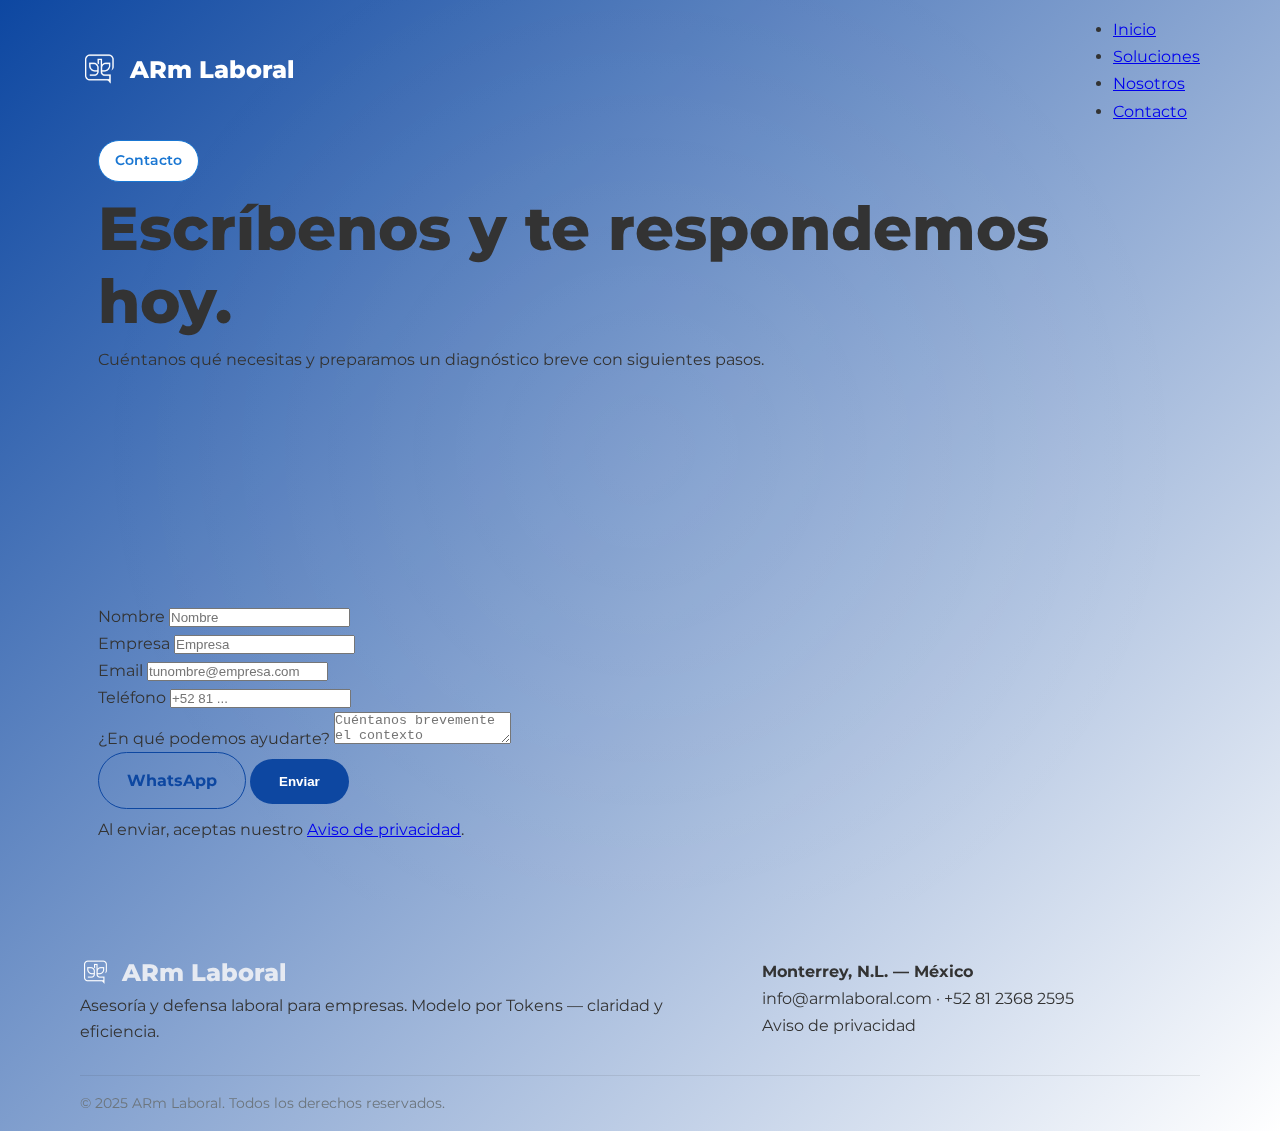
<file: contacto.html>
<!doctype html>
<html lang="es-MX">
<head>
  <meta charset="utf-8" />
  <meta name="viewport" content="width=device-width, initial-scale=1" />
  <title>Contacto — ARm Laboral</title>
  <meta name="description" content="Asesoría y defensa laboral premium para empresas. ARm Laboral: estrategia, claridad y resultados." />
  <meta name="theme-color" content="#014C89" />
  <link href="https://fonts.googleapis.com/css2?family=Cormorant+Garamond:wght@600;700&family=Montserrat:wght@400;600;800&display=swap" rel="stylesheet">
  <link rel="stylesheet" href="style.css" />
</head>
<body>
  <header>
    <div class="container nav">
      <div class="brand">
        <img alt="ARm Laboral" src="logo-header.png" />
        <div>ARm Laboral</div>
      </div>
      <div class="menu-toggle" aria-label="Abrir menú"><div class="hamburger"><span></span><span></span><span></span></div></div>
      <nav>
        <ul>
          <li><a href="index.html">Inicio</a></li>
          <li><a href="tokens.html">Soluciones</a></li>
          <li><a href="nosotros.html">Nosotros</a></li>
          <li><a href="contacto.html">Contacto</a></li>
        </ul>
      </nav>
    </div>
  </header>

  <section class="hero min">
    <div class="container hero-inner" style="grid-template-columns:1fr">
      <div>
        <span class="kicker">Contacto</span>
        <h1>Escríbenos y te respondemos hoy.</h1>
        <p class="lead">Cuéntanos qué necesitas y preparamos un diagnóstico breve con siguientes pasos.</p>
      </div>
    </div>
  </section>

  <section>
    <div class="container">
      <form class="form" onsubmit="event.preventDefault(); alert('Gracias. En breve nos comunicamos.');">
        <div class="row">
          <div>
            <label class="label">Nombre</label>
            <input class="input" type="text" required placeholder="Nombre" />
          </div>
          <div>
            <label class="label">Empresa</label>
            <input class="input" type="text" required placeholder="Empresa" />
          </div>
        </div>
        <div class="row">
          <div>
            <label class="label">Email</label>
            <input class="input" type="email" required placeholder="tunombre@empresa.com" />
          </div>
          <div>
            <label class="label">Teléfono</label>
            <input class="input" type="tel" required placeholder="+52 81 ..." />
          </div>
        </div>
        <label class="label">¿En qué podemos ayudarte?</label>
        <textarea class="input" placeholder="Cuéntanos brevemente el contexto"></textarea>
        <div class="actions">
          <a class="btn ghost" href="https://wa.me/528123682595?text=Quiero%20hablar%20con%20ARm%20Laboral">WhatsApp</a>
          <button class="btn primary" type="submit">Enviar</button>
        </div>
        <p class="sub" style="margin-top:8px">Al enviar, aceptas nuestro <a href="aviso-de-privacidad.html">Aviso de privacidad</a>.</p>
      </form>
    </div>
  </section>

  <footer>
    <div class="container foot">
      <div>
        <div class="brand" style="color:#E6EAF2"><img alt="" src="logo-header.png" style="height:32px;width:auto;border-radius:10px" /> ARm Laboral</div>
        <p class="sub">Asesoría y defensa laboral para empresas. Modelo por Tokens — claridad y eficiencia.</p>
      </div>
      <div>
        <div><strong>Monterrey, N.L. — México</strong></div>
        <div><a href="mailto:info@armlaboral.com">info@armlaboral.com</a> · <a href="tel:+528123682595">+52 81 2368 2595</a></div>
        <div><a href="aviso-de-privacidad.html">Aviso de privacidad</a></div>
      </div>
    </div>
    <div class="container credits">© 2025 ARm Laboral. Todos los derechos reservados.</div>
  </footer>
  <script src="script.js"></script>
</body>
</html>
</file>
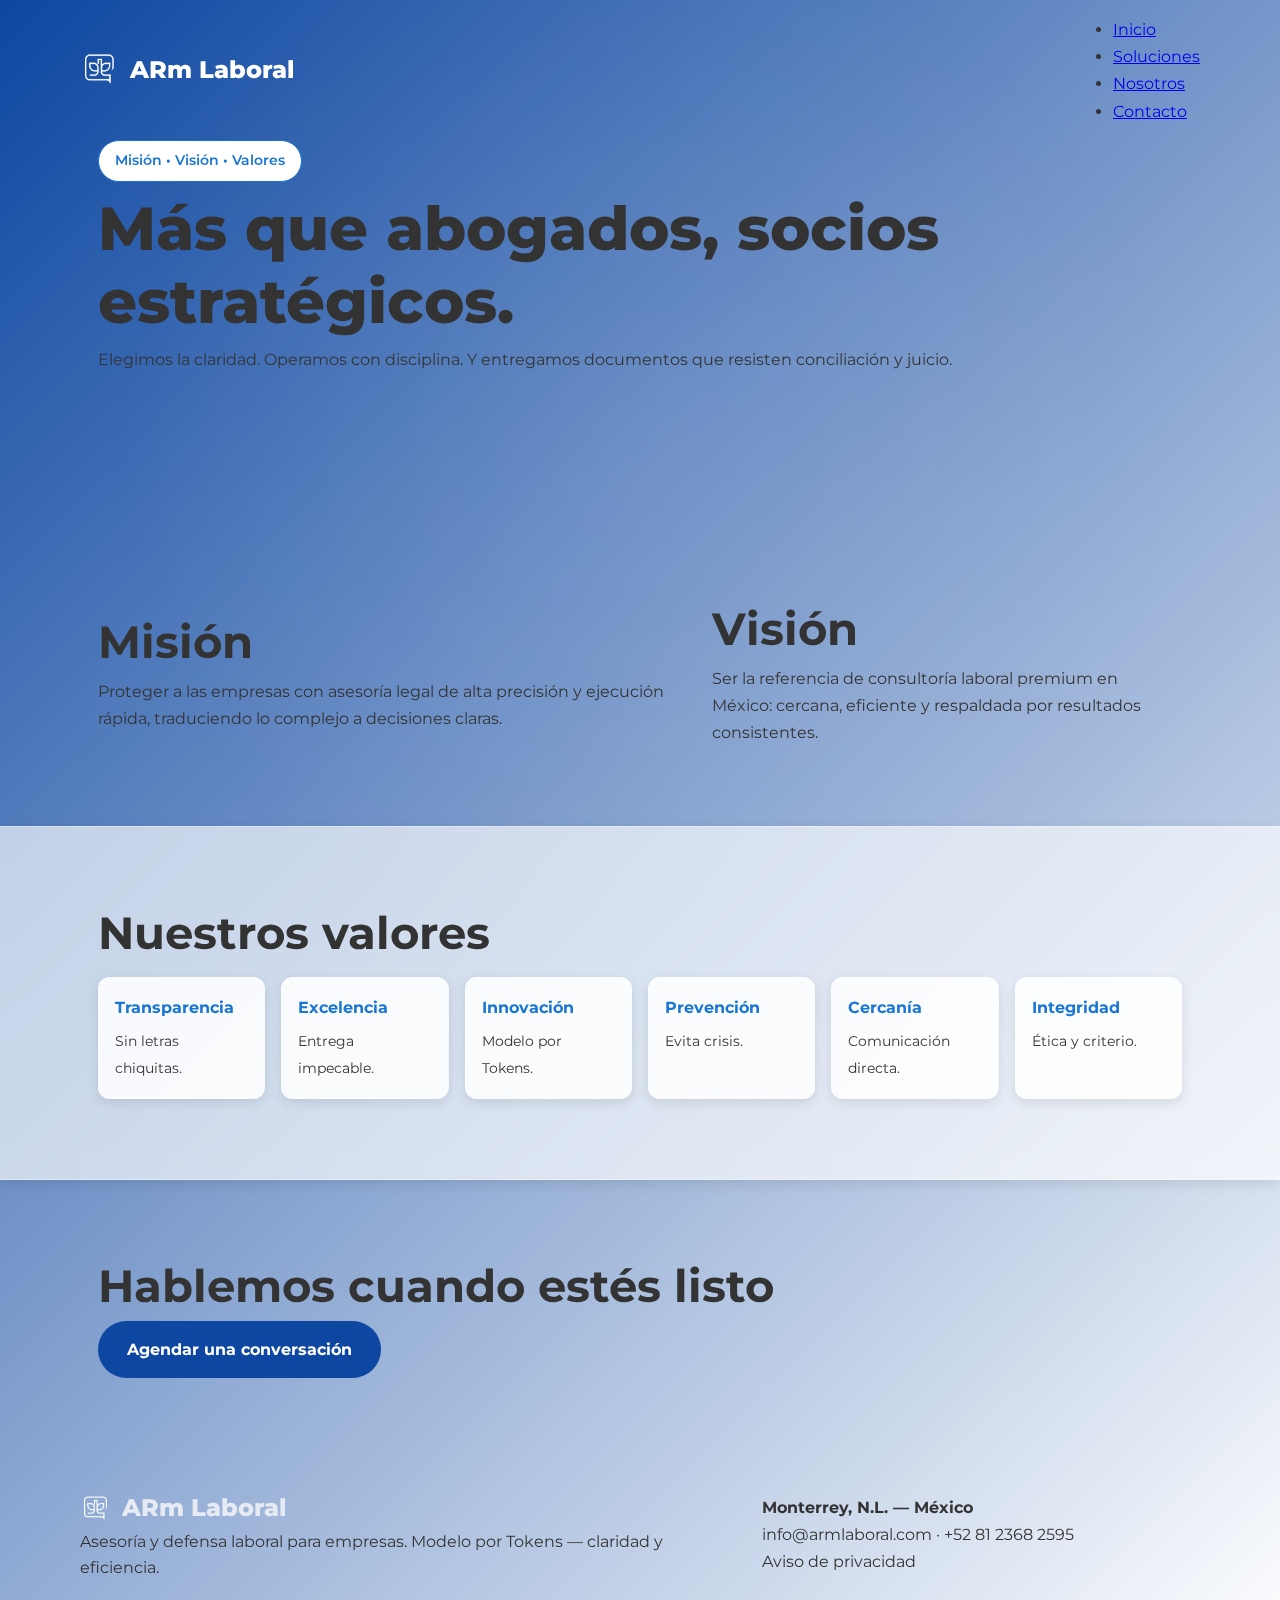
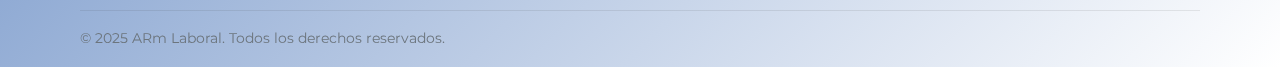
<file: nosotros.html>
<!doctype html>
<html lang="es-MX">
<head>
  <meta charset="utf-8" />
  <meta name="viewport" content="width=device-width, initial-scale=1" />
  <title>Nosotros — ARm Laboral</title>
  <meta name="description" content="Asesoría y defensa laboral premium para empresas. ARm Laboral: estrategia, claridad y resultados." />
  <meta name="theme-color" content="#014C89" />
  <link href="https://fonts.googleapis.com/css2?family=Cormorant+Garamond:wght@600;700&family=Montserrat:wght@400;600;800&display=swap" rel="stylesheet">
  <link rel="stylesheet" href="style.css" />
</head>
<body>
  <header>
    <div class="container nav">
      <div class="brand">
        <img alt="ARm Laboral" src="logo-header.png" />
        <div>ARm Laboral</div>
      </div>
      <div class="menu-toggle" aria-label="Abrir menú"><div class="hamburger"><span></span><span></span><span></span></div></div>
      <nav>
        <ul>
          <li><a href="index.html">Inicio</a></li>
          <li><a href="tokens.html">Soluciones</a></li>
          <li><a href="nosotros.html">Nosotros</a></li>
          <li><a href="contacto.html">Contacto</a></li>
        </ul>
      </nav>
    </div>
  </header>

  <section class="hero min">
    <div class="container hero-inner" style="grid-template-columns:1fr">
      <div>
        <span class="kicker">Misión • Visión • Valores</span>
        <h1>Más que abogados, socios estratégicos.</h1>
        <p class="lead">Elegimos la claridad. Operamos con disciplina. Y entregamos documentos que resisten conciliación y juicio.</p>
      </div>
    </div>
  </section>

  <section>
    <div class="container grid-2">
      <div>
        <h2>Misión</h2>
        <p>Proteger a las empresas con asesoría legal de alta precisión y ejecución rápida, traduciendo lo complejo a decisiones claras.</p>
      </div>
      <div>
        <h2>Visión</h2>
        <p>Ser la referencia de consultoría laboral premium en México: cercana, eficiente y respaldada por resultados consistentes.</p>
      </div>
    </div>
  </section>

  <section class="cta-band">
    <div class="container">
      <h2>Nuestros valores</h2>
      <div class="vals">
        <div class="val"><strong>Transparencia</strong><span class="sub">Sin letras chiquitas.</span></div>
        <div class="val"><strong>Excelencia</strong><span class="sub">Entrega impecable.</span></div>
        <div class="val"><strong>Innovación</strong><span class="sub">Modelo por Tokens.</span></div>
        <div class="val"><strong>Prevención</strong><span class="sub">Evita crisis.</span></div>
        <div class="val"><strong>Cercanía</strong><span class="sub">Comunicación directa.</span></div>
        <div class="val"><strong>Integridad</strong><span class="sub">Ética y criterio.</span></div>
      </div>
    </div>
  </section>

  <section class="center">
    <div class="container">
      <h2>Hablemos cuando estés listo</h2>
      <a class="btn primary" href="contacto.html">Agendar una conversación</a>
    </div>
  </section>

  <footer>
    <div class="container foot">
      <div>
        <div class="brand" style="color:#E6EAF2"><img alt="" src="logo-header.png" style="height:32px;width:auto;border-radius:10px" /> ARm Laboral</div>
        <p class="sub">Asesoría y defensa laboral para empresas. Modelo por Tokens — claridad y eficiencia.</p>
      </div>
      <div>
        <div><strong>Monterrey, N.L. — México</strong></div>
        <div><a href="mailto:info@armlaboral.com">info@armlaboral.com</a> · <a href="tel:+528123682595">+52 81 2368 2595</a></div>
        <div><a href="aviso-de-privacidad.html">Aviso de privacidad</a></div>
      </div>
    </div>
    <div class="container credits">© 2025 ARm Laboral. Todos los derechos reservados.</div>
  </footer>
  <script src="script.js"></script>
</body>
</html>
</file>
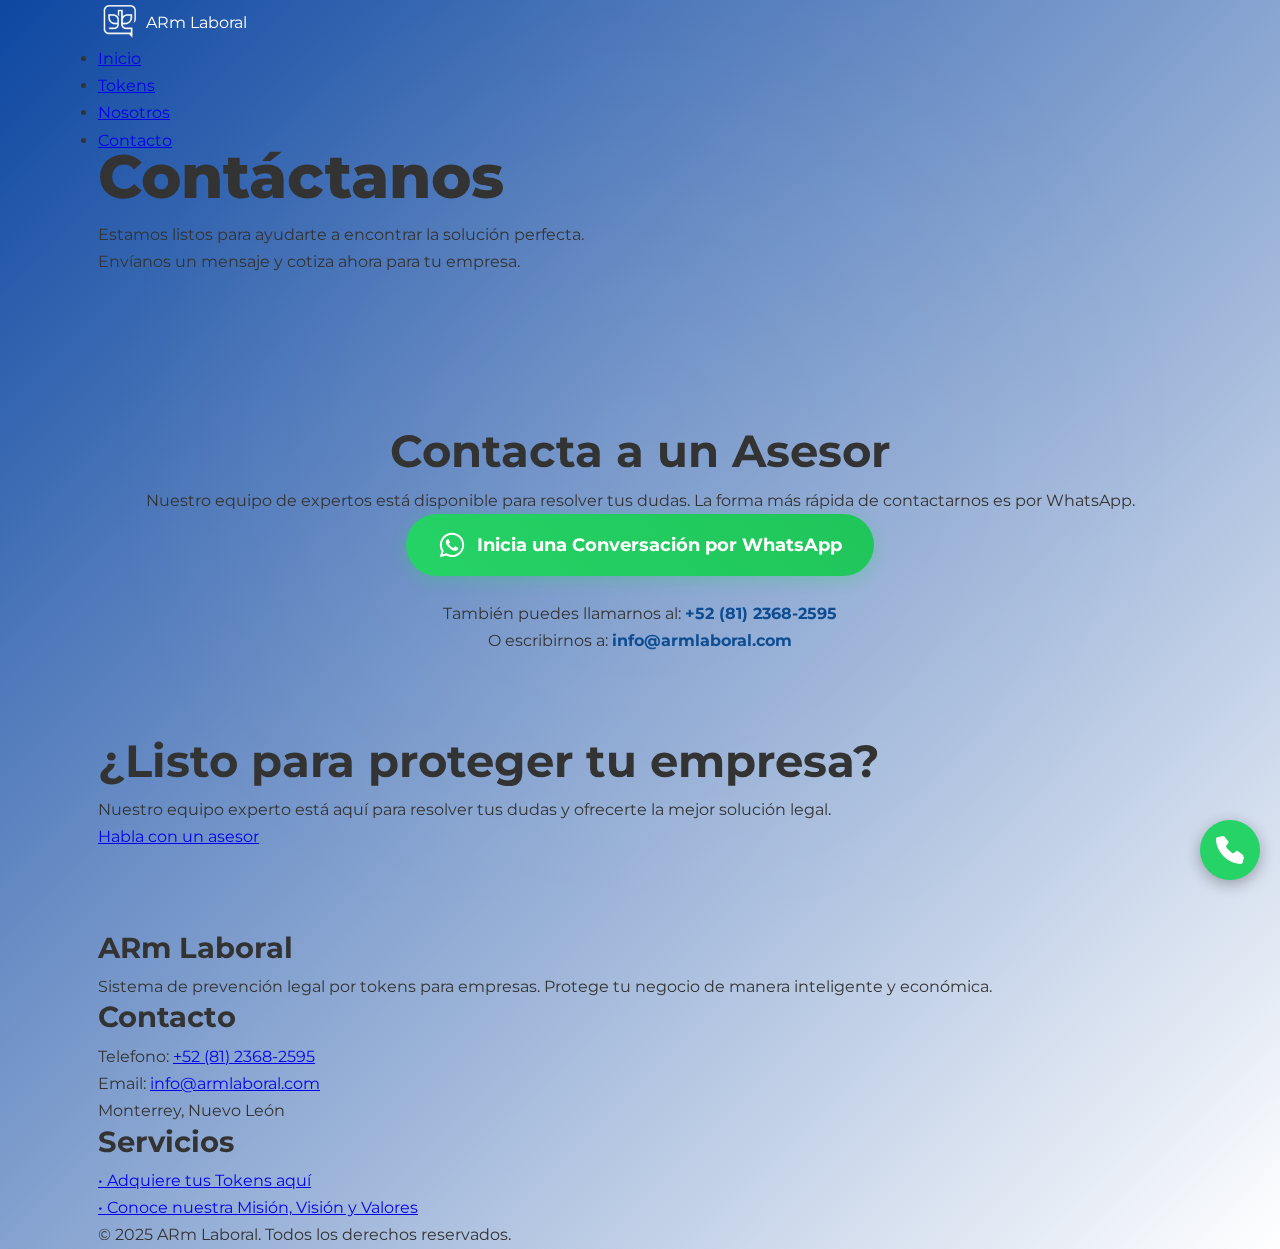
<file: tokens.html>
<!DOCTYPE html>
<html lang="es">
<head>
    <script async src="https://www.googletagmanager.com/gtag/js?id=G-0G74BS67Z9"></script>
    <script>
      window.dataLayer = window.dataLayer || [];
      function gtag(){dataLayer.push(arguments);}
      gtag('js', new Date());

      gtag('config', 'G-0G74BS67Z9');
    </script>
    <meta charset="utf-8">
    <meta name="viewport" content="width=device-width, initial-scale=1.0">
    <link href="favicon.ico" rel="icon" type="image/x-icon">

    <meta property="og:title" content="Contacto ARm Laboral - Asesoría Legal para Empresas">
    <meta property="og:description" content="Contáctanos para obtener asesoría legal laboral experta y soluciones a la medida para tu empresa.">
    <meta property="og:image" content="https://makarioarteaga-arm.github.io/armlaboral/logo-preview.png">
    <meta property="og:url" content="https://armlaboral.com/contacto.html">
    <meta property="og:type" content="website">
    <meta property="og:image:width" content="1200">
    <meta property="og:image:height" content="630">

    <title>Contacto - ARm Laboral</title>

    <link href="https://fonts.googleapis.com/css2?family=Montserrat:wght@400;600;700&display=swap" rel="stylesheet">
    <link href="https://fonts.googleapis.com/css2?family=Montserrat:wght@300;400;500;600;700&display=swap" rel="stylesheet">
    <link rel="stylesheet" href="style.css">
    
    </head>
<body>
    <header>
        <nav class="container">
            <div class="logo">
                <a href="index.html" style="display: flex; align-items: center; gap: 0.2rem; text-decoration: none; color: white;">
                    <img src="logo-header.png" alt="ARm Laboral Logo" width="45" height="45">
                    <span>ARm Laboral</span>
                </a>
            </div>

            <div class="menu-toggle">
                <svg class="hamburger-icon" xmlns="http://www.w3.org/2000/svg" viewBox="0 0 100 80" width="30" height="30">
                    <rect class="bar top" width="100" height="15"></rect>
                    <rect class="bar middle" y="30" width="100" height="15"></rect>
                    <rect class="bar bottom" y="60" width="100" height="15"></rect>
                </svg>
            </div>

            <ul class="nav-links">
                <li><a href="index.html">Inicio</a></li>
                <li><a href="tokens.html">Tokens</a></li>
                <li><a href="nosotros.html">Nosotros</a></li>
                <li><a href="contacto.html">Contacto</a></li> </ul>
        </nav>
    </header>

<section class="hero hero-bg-contacto">
    <div class="container">
        <div class="hero-content">
            <h1 class="hero-title hero-title-animated">Contáctanos</h1>
            <p class="hero-subtitle-new hero-subtitle-animated">Estamos listos para ayudarte a encontrar la solución perfecta.</p>
            <p class="hero-description">Envíanos un mensaje y cotiza ahora para tu empresa.</p>
        </div>
    </div>
</section>

    <main class="py-10">
        <div class="form-container" style="text-align: center;">
            <h2 class="text-3xl md:text-4xl font-bold text-center text-gray-800 mb-6 md:mb-8">Contacta a un Asesor</h2>
            <p class="text-lg text-center text-gray-600 mb-8 md:mb-10">
                Nuestro equipo de expertos está disponible para resolver tus dudas. La forma más rápida de contactarnos es por WhatsApp.
            </p>

            <a class="whatsapp-btn" href="https://wa.me/528123682595?text=Hola%2C%20me%20interesa%20conocer%20m%C3%A1s%20sobre%20los%20tokens%20ARmLaboral" target="_blank" style="display: inline-flex; align-items: center; justify-content: center; background: linear-gradient(45deg, #25D366, #20c55a); color: white; padding: 1rem 2rem; border-radius: 50px; text-decoration: none; font-weight: bold; font-size: 1.1rem; transition: all 0.5s ease-in-out; box-shadow: 0 4px 15px rgba(37, 211, 102, 0.3);">
                <svg xmlns="http://www.w3.org/2000/svg" viewBox="0 0 448 512" fill="white" width="28" height="28" style="margin-right: 0.7rem;"><path d="M380.9 97.1C339 55.1 283.2 32 223.9 32c-122.4 0-222 99.6-222 222 0 39.1 10.2 77.3 29.6 111L0 480l117.7-30.9c32.4 17.7 68.9 27 106.1 27h.1c122.3 0 222-99.6 222-222 0-59.3-23.2-115-65.1-157zm-157 341.6c-33.2 0-65.7-8.9-94-25.7l-6.7-4-69.8 18.3L72 359.2l-4.4-7c-18.5-29.4-28.2-63.3-28.2-98.2 0-101.7 82.8-184.5 184.6-184.5 49.3 0 95.6 19.2 130.4 54.1 34.8 34.9 56.2 81.2 56.1 130.5 0 101.8-84.9 184.6-186.6 184.6zm101.2-138.2c-5.5-2.8-32.8-16.2-37.9-18-5.1-1.9-8.8-2.8-12.5 2.8-3.7 5.6-14.3 18-17.6 21.8-3.2 3.7-6.5 4.2-12 1.4-32.6-16.3-54-29.1-75.5-66-5.7-9.8 5.7-9.1 16.3-30.3 1.8-3.7.9-6.9-.5-9.7-1.4-2.8-12.5-30.1-17.1-41.2-4.5-10.8-9.1-9.3-12.5-9.5-3.2-.2-6.9-.2-10.6-.2-3.7 0-9.7 1.4-14.8 6.9-5.1 5.6-19.4 19-19.4 46.3 0 27.3 19.9 53.7 22.6 57.4 2.8 3.7 39.1 59.7 94.8 83.8 35.2 15.2 49 16.5 66.6 13.9 10.7-1.6 32.8-13.4 37.4-26.4 4.6-13 4.6-24.1 3.2-26.4-1.3-2.9-5-4.2-10.5-7z"/></svg>
                Inicia una Conversación por WhatsApp
            </a>
            <div style="margin-top: 1.5rem; text-align: center;">
              <p>También puedes llamarnos al: <a href="tel:+528123682595" style="color: #0E4D92; text-decoration: none; font-weight: bold;">+52 (81) 2368-2595</a></p>
              <p>O escribirnos a: <a href="mailto:info@armlaboral.com" style="color: #0E4D92; text-decoration: none; font-weight: bold;">info@armlaboral.com</a></p>
            </div>
            <!--
            <form id="contactForm" class="space-y-6" style="margin-top: 2rem;">
                <div class="row">
                  <div>
                    <label for="nombre" class="label">Nombre</label>
                    <input type="text" id="nombre" name="nombre" placeholder="Tu nombre" class="input" required>
                  </div>
                  <div>
                    <label for="apellido" class="label">Apellido</label>
                    <input type="text" id="apellido" name="apellido" placeholder="Tu apellido" class="input" required>
                  </div>
                </div>

                <div class="row">
                  <div>
                    <label for="email" class="label">Email</label>
                    <input type="email" id="email" name="email" placeholder="tu.correo@ejemplo.com" class="input" required>
                  </div>
                  <div>
                    <label for="telefono" class="label">Teléfono</label>
                    <input type="tel" id="telefono" name="telefono" placeholder="Ej. 8112345678" class="input" required>
                  </div>
                </div>

                <div>
                    <label for="empresa" class="label">Empresa</label>
                    <input type="text" id="empresa" name="empresa" placeholder="Nombre de tu empresa" class="input" required>
                </div>

                <div>
                    <label for="mensaje" class="label">Mensaje</label>
                    <textarea id="mensaje" name="mensaje" rows="5" placeholder="Cuéntanos sobre tus necesidades legales..." class="input resize-y"></textarea>
                </div>

                <div id="successMessage" class="hidden bg-green-100 border border-green-400 text-green-700 px-4 py-3 rounded-md relative" role="alert">
                    <strong class="font-bold">¡Éxito!</strong>
                    <span class="block sm:inline">Tu mensaje ha sido enviado. Nos pondremos en contacto contigo a la brevedad.</span>
                </div>

                <div class="flex justify-center">
                    <button type="submit" class="cta">Enviar Mensaje</button>
                </div>
            </form>
            -->
        </div>
    </main>

    <section class="cta-section" id="contacto-alternativo"> <div class="container">
            <div class="cta-content">
                <h2 class="cta-title">¿Listo para proteger tu empresa?</h2>
                <p class="cta-description">Nuestro equipo experto está aquí para resolver tus dudas y ofrecerte la mejor solución legal.</p>
                <a class="whatsapp-btn" href="https://wa.me/528123682595?text=Hola%2C%20me%20interesa%20conocer%20m%C3%A1s%20sobre%20los%20tokens%20ARmLaboral" target="_blank">
                    Habla con un asesor
                </a>
            </div>
        </div>
    </section>

    <footer>
        <div class="container">
            <div class="footer-content">
                <div class="footer-section">
                    <h3><a href="index.html" style="color: inherit; text-decoration: none;">ARm Laboral</a></h3>
                    <p>Sistema de prevención legal por tokens para empresas. Protege tu negocio de manera inteligente y económica.</p>
                </div>

                <div class="footer-section">
                    <h3><a href="contacto.html" style="color: inherit; text-decoration: none;">Contacto</a></h3>
                    <p>Telefono: <a href="tel:+528123682595"> +52 (81) 2368-2595</a></p>
                    <p>Email: <a href="mailto:info@armlaboral.com">info@armlaboral.com</a></p>
                    <p>Monterrey, Nuevo León</p>
                </div>

                <div class="footer-section">
                    <h3>Servicios</h3>
                     <p><a href="tokens.html">• Adquiere tus Tokens aquí</a></p>
                     <p><a href="nosotros.html">• Conoce nuestra Misión, Visión y Valores</a></p>
                </div>
            </div>
            <p>&copy; 2025 ARm Laboral. Todos los derechos reservados.</p>
        </div>
    </footer>

    <a class="float-contacto" href="https://wa.me/528123682595?text=Hola%2C%20me%20interesa%20conocer%20m%C3%A1s%20sobre%20los%20tokens%20ARmLaboral" target="_blank">
        <svg xmlns="http://www.w3.org/2000/svg" viewBox="0 0 512 512" fill="white" width="28" height="28">
            <path d="M511.1 387.1l-23.6 99.5c-3.3 14.1-16.3 24.4-30.9 24.4C222.8 512 0 289.2 0 55.4 0 40.8 10.3 27.8 24.4 24.5l99.5-23.6c12.3-2.9 25.3 1.5 33.2 11.4l66.5 85c8.3 10.6 8.2 25.5-.3 36l-43.7 55.3c29.6 54.1 78.4 102.8 132.5 132.5l55.3-43.7c10.5-8.5 25.4-8.6 36-.3l85 66.5c9.8 7.9 14.2 20.9 11.2 33.1z"/>
        </svg>
    </a>

    <script src="script.js"></script>
</body>
</html>
</file>
<file: style.css>
/* Variables de color y estilo */
:root {
  --primary-dark: #0D47A1;
  --primary-dynamic: #1976D2;
  --celeste-vibrante: #64B5F6;
  --ink: #333333; /* Color de texto principal oscuro */
  --muted: #6C757D; /* Color de texto secundario (ahora menos usado) */
  --card: #FFFFFF;
  --bg-light: #F8F9FA;
  --ring: 0 4px 15px rgba(0, 0, 0, 0.08);
  --ring-hover: 0 10px 25px rgba(0, 0, 0, 0.15);
  --radius: 12px;
}

/* Base y reset */
*, *::before, *::after {
    box-sizing: border-box;
    margin: 0;
    padding: 0;
}

html {
    scroll-behavior: smooth;
}

body {
    /* Fuente unificada para toda la página */
    font-family: 'Montserrat', system-ui, -apple-system, Segoe UI, Roboto, Arial, sans-serif;
    font-size: 16px;
    line-height: 1.7;
    color: var(--ink);
    background-color: var(--card);
    background-image: linear-gradient(135deg, var(--primary-dark) 0%, var(--card) 100%);
}

body::before {
  content: '';
  position: fixed;
  top: 0;
  left: 0;
  width: 100%;
  height: 100%;
  background: radial-gradient(circle, rgba(255, 255, 255, 0.25) 0%, transparent 70%);
  opacity: 0.2;
  z-index: -1;
}

.container {
    max-width: 1120px;
    margin: auto;
    padding: 0 18px;
}

h1, h2, h3, h4 {
    /* La fuente ahora se hereda del body para consistencia */
    line-height: 1.2;
    margin: 0 0 .5rem;
    font-weight: 700;
}
h1 { font-size: clamp(2.5rem, 6vw, 3.8rem); font-weight: 800; }
h2 { font-size: clamp(1.8rem, 4vw, 2.8rem); }
h3 { font-size: clamp(1.4rem, 3vw, 1.8rem); }

/* Header */
header {
    position: fixed;
    top: 0;
    left: 0;
    width: 100%;
    z-index: 1000;
    transition: background-color 0.3s ease, box-shadow 0.3s ease;
    background-color: transparent;
}

header.scrolled {
  background-color: rgba(13, 71, 161, 0.9);
  backdrop-filter: blur(10px);
  box-shadow: 0 2px 10px rgba(0,0,0,0.1);
}

.nav {
    display: flex;
    justify-content: space-between;
    align-items: center;
    padding: 16px 0;
}

.brand {
    display: flex;
    align-items: center;
    gap: 10px;
    text-decoration: none;
    color: var(--card);
    font-weight: 800;
    font-size: 1.5rem;
    z-index: 10;
}

.brand img {
    filter: brightness(0) invert(1);
    height: 40px;
}

.main-menu ul {
    display: flex;
    list-style: none;
    gap: 22px;
}

.main-menu a {
    color: white;
    text-decoration: none;
    font-weight: 600;
    transition: color 0.3s ease;
    padding: 8px 0;
    position: relative;
}

.main-menu a::after {
    content: '';
    position: absolute;
    bottom: 0;
    left: 0;
    width: 0;
    height: 2px;
    background-color: var(--celeste-vibrante);
    transition: width 0.3s ease;
}

.main-menu a:hover::after {
    width: 100%;
}

.main-menu a:hover {
    color: var(--celeste-vibrante);
}

.menu-toggle {
    display: none; /* Oculto por defecto */
    background: transparent;
    border: none;
    color: white;
    cursor: pointer;
    padding: 8px;
    z-index: 1001;
}
.menu-toggle svg {
    width: 28px;
    height: 28px;
}


/* Hero Section */
.hero {
    position: relative;
    overflow: hidden;
    padding: 140px 0 150px;
    background: transparent;
    color: var(--ink);
}
.hero-inner {
    position: relative;
    z-index: 2;
    display: grid;
    grid-template-columns: 1.1fr 0.9fr;
    gap: 40px;
    align-items: center;
}

.kicker {
    display: inline-block;
    font-weight: 600;
    color: var(--primary-dynamic);
    background: var(--card);
    border: 1px solid var(--primary-dynamic);
    padding: 8px 16px;
    border-radius: 999px;
    font-size: 14px;
    margin-bottom: 10px;
}

.glass-text {
    color: rgba(255, 255, 255, 0.75);
    text-shadow:
        0px 2px 4px rgba(0, 0, 0, 0.25),
        inset 0px 1px 2px rgba(255, 255, 255, 0.3);
}

.hero-card {
    background: rgba(255, 255, 255, 0.65);
    backdrop-filter: blur(12px);
    border: 1px solid rgba(255, 255, 255, 0.35);
    box-shadow:
        0px 8px 24px rgba(0, 0, 0, 0.1),
        inset 0px 2px 6px rgba(255, 255, 255, 0.3);
    border-radius: var(--radius);
    padding: 30px;
    transition: transform 0.3s ease;
}

.hero-list {
    list-style: none;
    padding: 0;
    margin: 10px 0 0;
    color: var(--muted);
}

.hero-list li {
    margin: 12px 0;
    padding-left: 20px;
    position: relative;
}

.hero-list li::before {
    content: '✓';
    color: var(--celeste-vibrante);
    font-weight: bold;
    position: absolute;
    left: 0;
}

/* Secciones */
main {
  position: relative;
  z-index: 1;
  background: transparent;
}

section {
    padding: 80px 0;
    position: relative;
    overflow: hidden;
}

.cta-band {
    background: rgba(255, 255, 255, 0.65);
    backdrop-filter: blur(12px);
    border-top: 1px solid rgba(255, 255, 255, 0.35);
    border-bottom: 1px solid rgba(255, 255, 255, 0.35);
    box-shadow: 0px 4px 12px rgba(0,0,0,0.1);
}

.cta-final-bg {
    background: transparent;
    color: var(--ink);
    text-align: center;
}
.cta-final-bg .title-accent {
  color: var(--card);
  text-shadow: 0 2px 4px rgba(0,0,0,0.2);
}
.cta-final-bg .sub {
  color: rgba(255,255,255,0.8);
  margin-left: auto;
  margin-right: auto;
}
.cta-final-bg .actions {
    margin-top: 20px;
}
.cta-final-bg .actions .btn.primary {
  background-color: var(--card);
  color: var(--primary-dark);
}
.cta-final-bg .actions .btn.ghost {
  background-color: transparent;
  color: var(--card);
  border-color: var(--card);
}
.cta-final-bg .actions .btn.ghost:hover {
  background-color: var(--card);
  color: var(--primary-dark);
}


.section-head {
    display: flex;
    align-items: flex-end;
    justify-content: space-between;
    margin-bottom: 40px;
    flex-wrap: wrap;
    gap: 20px;
}

.section-head h2 {
    margin: 0;
}

.sub {
    /* CAMBIO: Color de texto cambiado para mejor legibilidad */
    color: var(--ink); 
    font-size: 16px;
    max-width: 60ch;
    line-height: 1.6;
}

.center .sub {
  max-width: 80ch;
  margin: auto;
}

.solutions-grid {
    display: grid;
    grid-template-columns: repeat(auto-fit, minmax(300px, 1fr));
    gap: 24px;
}

.card {
    background: rgba(255, 255, 255, 0.65);
    backdrop-filter: blur(12px);
    border: 1px solid rgba(255, 255, 255, 0.35);
    box-shadow:
        0px 4px 12px rgba(0, 0, 0, 0.1),
        inset 0px 2px 6px rgba(255, 255, 255, 0.3);
    border-radius: var(--radius);
    padding: 24px;
    transition: transform 0.3s ease, box-shadow 0.3s ease;
    display: flex;
    flex-direction: column;
}
.card:hover {
    transform: translateY(-5px);
    box-shadow: var(--ring-hover);
}

.card .actions {
    margin-top: auto;
    padding-top: 16px;
}

.grid-2 {
    display: grid;
    grid-template-columns: 1.1fr 0.9fr;
    gap: 40px;
    align-items: center;
}

.pill {
    display: inline-block;
    border: 1px solid var(--primary-dark);
    padding: 8px 16px;
    border-radius: 999px;
    color: var(--primary-dark);
    margin: 4px 6px 4px 0;
    background-color: var(--card);
    font-weight: 600;
    transition: all 0.3s ease;
    font-size: 14px;
}
.pill:hover {
    background-color: var(--primary-dark);
    color: var(--card);
}

.vals {
    display: grid;
    grid-template-columns: repeat(auto-fit, minmax(150px, 1fr));
    gap: 16px;
    margin-top: 16px;
}

.val {
    background: rgba(255, 255, 255, 0.65);
    backdrop-filter: blur(12px);
    border: 1px solid rgba(255, 255, 255, 0.35);
    border-radius: var(--radius);
    padding: 16px;
    transition: transform 0.3s ease, box-shadow 0.3s ease;
    box-shadow: 0px 4px 12px rgba(0,0,0,0.1);
}

.val strong {
    display: block;
    margin-bottom: 6px;
    color: var(--primary-dynamic);
    font-weight: 700;
}

.val .sub {
    font-size: 14px;
}

/* Footer */
footer {
    background-color: transparent;
    color: var(--ink);
    margin-top: 0;
}

.foot {
    display: grid;
    grid-template-columns: 1.2fr 0.8fr;
    gap: 24px;
    padding: 30px 0;
    align-items: center;
}

.foot a {
    color: var(--ink);
    text-decoration: none;
    transition: color 0.3s ease;
}

.foot a:hover {
    color: var(--celeste-vibrante);
}

.credits {
    border-top: 1px solid rgba(51, 51, 51, 0.1);
    padding: 16px 0;
    color: var(--muted);
    font-size: 14px;
}

/* Componentes */
.title-accent {
  color: var(--primary-dark);
  text-shadow: none;
}

.btn {
    display: inline-block;
    padding: 14px 28px;
    border-radius: 50px;
    text-decoration: none;
    font-weight: 700;
    transition: all 0.3s ease;
    border: 1px solid transparent;
    cursor: pointer;
    text-align: center;
}

.btn.primary {
    background: var(--primary-dark);
    color: var(--card);
}
.btn.primary:hover {
    background: #00366D;
    transform: translateY(-2px);
    box-shadow: 0 4px 10px rgba(0,0,0,0.2);
}

.btn.ghost {
    background: transparent;
    border: 1px solid var(--primary-dark);
    color: var(--primary-dark);
}
.btn.ghost:hover {
    background: var(--primary-dark);
    color: var(--card);
}

.btn.hero-alt {
    background: rgba(255,255,255,0.9);
    border-color: transparent;
    color: var(--primary-dark);
}
.btn.hero-alt:hover {
    background: white;
    transform: translateY(-2px);
    box-shadow: 0 4px 10px rgba(0,0,0,0.2);
}

/* Animaciones de Scroll */
.animate-on-scroll {
  opacity: 0;
  transform: translateY(30px);
  transition: opacity 0.6s ease-out, transform 0.6s ease-out;
}
.animate-on-scroll.visible {
  opacity: 1;
  transform: translateY(0);
}

/* Botón Flotante */
.float-contacto {
    position: fixed;
    bottom: 20px;
    right: 20px;
    background: #25D366; /* Color de WhatsApp */
    color: white;
    width: 60px;
    height: 60px;
    border-radius: 50%;
    z-index: 1000;
    box-shadow: 0 4px 15px rgba(0,0,0,0.3);
    text-decoration: none;
    display: flex;
    align-items: center;
    justify-content: center;
    transition: all 0.3s ease-in-out;
    animation: pulse 2s infinite;
}
.float-contacto:hover {
    transform: scale(1.1);
    animation-play-state: paused;
}

@keyframes pulse {
    0% { box-shadow: 0 0 0 0 rgba(37, 211, 102, 0.7); }
    70% { box-shadow: 0 0 0 15px rgba(37, 211, 102, 0); }
    100% { box-shadow: 0 0 0 0 rgba(37, 211, 102, 0); }
}

/* Responsive */
@media (max-width: 900px) {
    .hero-inner, .grid-2, .foot {
        grid-template-columns: 1fr;
        gap: 30px;
    }
    
    .section-head {
        justify-content: center;
        text-align: center;
    }
    .section-head .btn {
        display: none; /* Ocultar botón en el head para móviles */
    }

    .menu-toggle {
        display: block; /* Mostrar botón de menú */
    }

    .main-menu {
        position: fixed;
        top: 0;
        right: 0;
        width: 100%;
        height: 100%;
        background-color: rgba(13, 71, 161, 0.95);
        backdrop-filter: blur(10px);
        display: flex;
        align-items: center;
        justify-content: center;
        transform: translateX(100%);
        transition: transform 0.4s cubic-bezier(0.23, 1, 0.32, 1);
    }
    
    .main-menu.is-open {
        transform: translateX(0);
    }

    .main-menu ul {
        flex-direction: column;
        gap: 20px;
        text-align: center;
    }
    
    .main-menu a {
        font-size: 1.5rem;
    }
}
</file>
